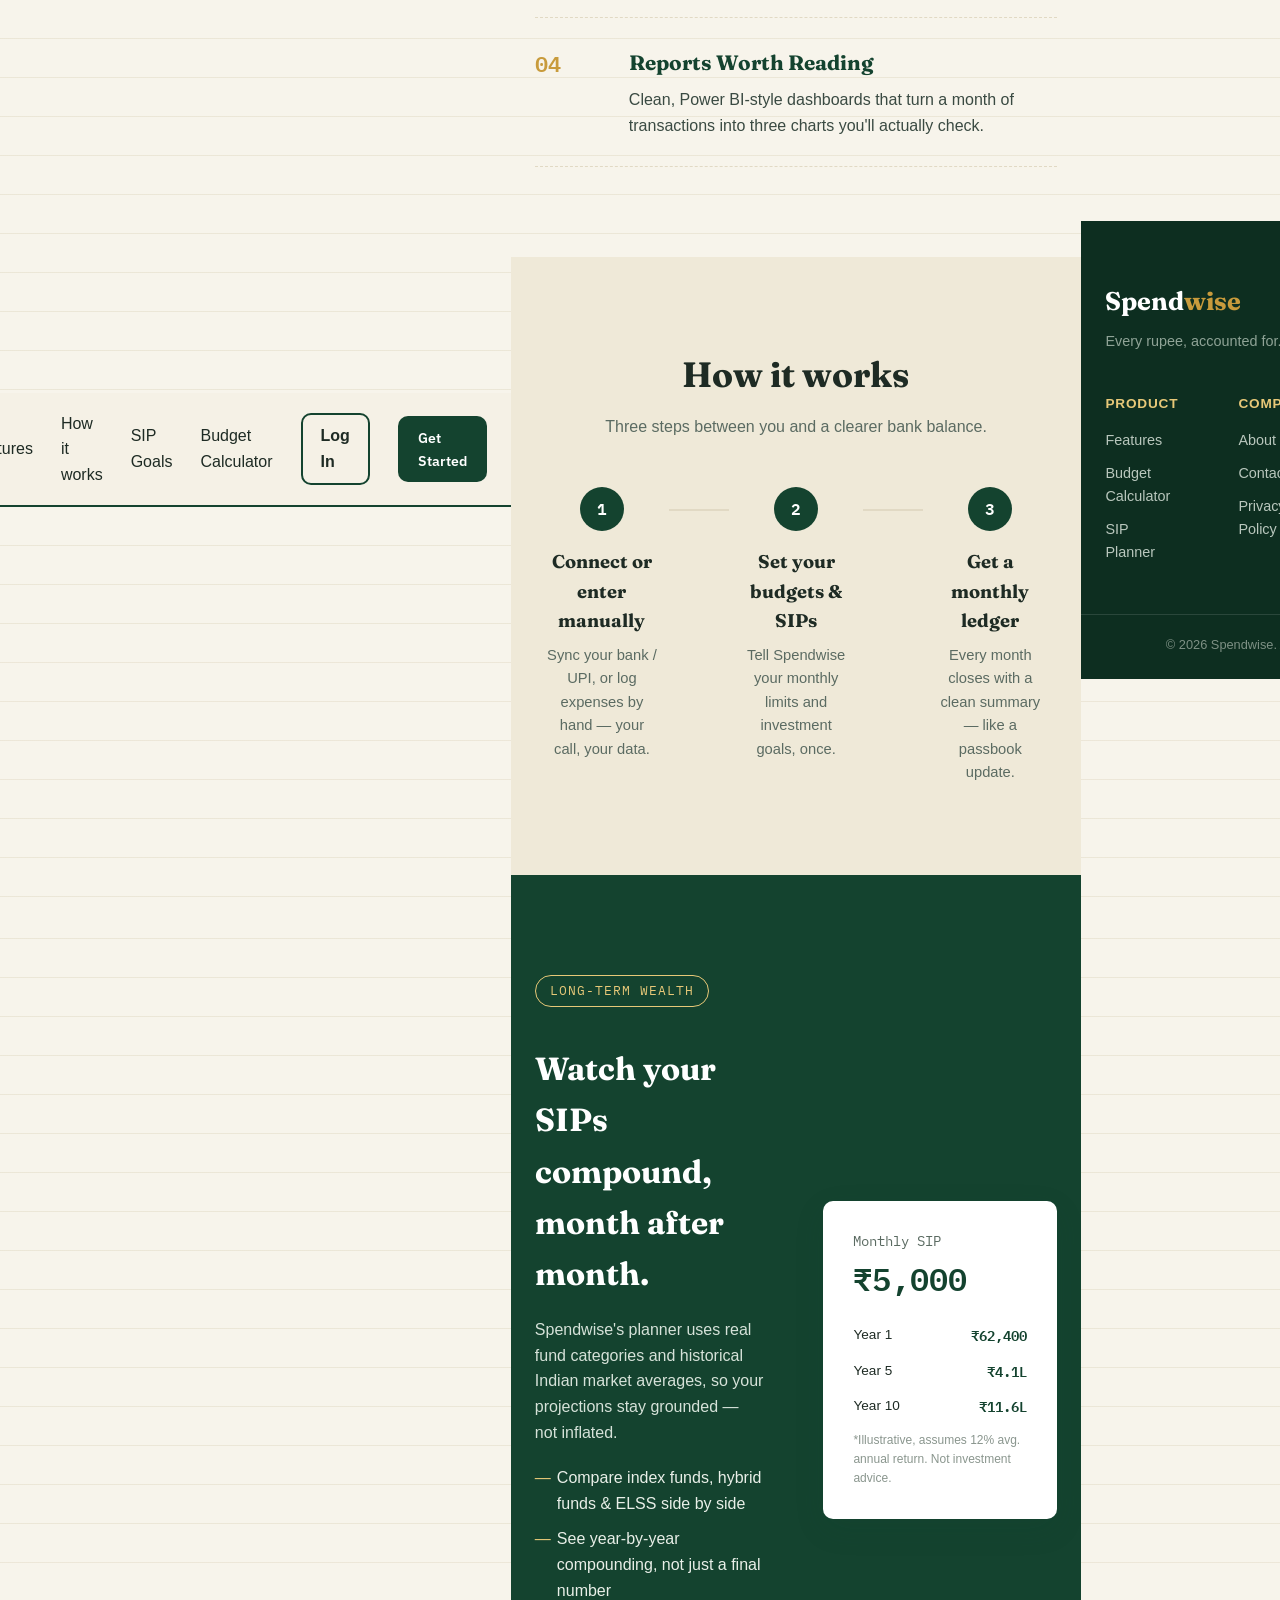
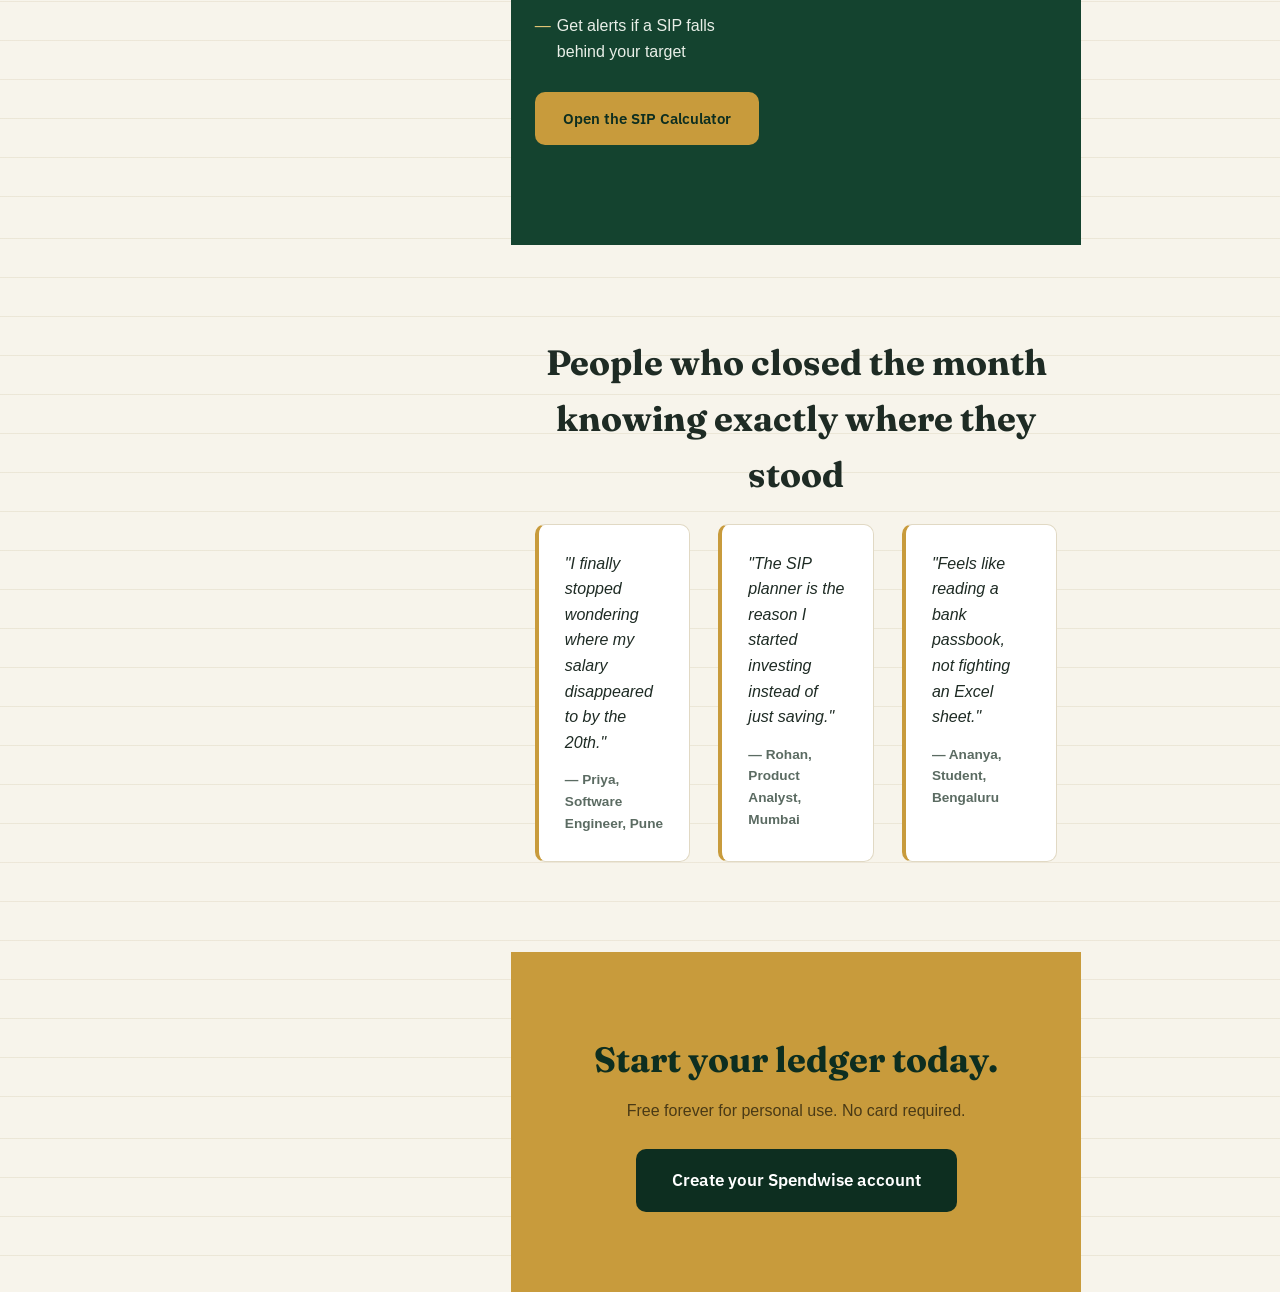
<file: index.html>
<!DOCTYPE html>
<html lang="en">
<head>
    <meta charset="UTF-8">
    <meta name="viewport" content="width=device-width, initial-scale=1.0">
    <title>Spendwise | Track Every Rupee. Grow Every Goal.</title>

    <!-- ===============================================
         GOOGLE FONTS
         - Fraunces  : display serif, used for big headings (has an "ink stamp" character)
         - IBM Plex Sans : body text, clean and readable
         - IBM Plex Mono : used for all money figures / numbers, gives a "ledger register" feel
    =============================================== -->
    <link rel="preconnect" href="https://fonts.googleapis.com">
    <link rel="preconnect" href="https://fonts.gstatic.com" crossorigin>
    <link href="https://fonts.googleapis.com/css2?family=Fraunces:ital,opsz,wght@0,9..144,400;0,9..144,600;0,9..144,700;1,9..144,500&family=IBM+Plex+Mono:wght@400;500;600&family=IBM+Plex+Sans:wght@400;500;600;700&display=swap" rel="stylesheet">

    <link rel="stylesheet" href="style.css">
</head>
<body>

    <!-- ===============================================
         NAVBAR
    =============================================== -->
    <header class="navbar">
        <div class="container nav-container">
            <a href="#top" class="logo">
                Spend<span class="logo-accent">wise</span>
            </a>

            <nav class="nav-links">
                <a href="#features">Features</a>
                <a href="#how-it-works">How it works</a>
                <a href="#sip">SIP Goals</a>
                <a href="calculator.html">Budget Calculator</a>
                <a href="login.html" class="btn-outline">Log In</a>
                <a href="signup.html" class="btn btn-primary btn-small">Get Started</a>
            </nav>

            <!-- Simple hamburger for mobile, toggled with a checkbox hack (no JS needed) -->
            <input type="checkbox" id="nav-toggle" class="nav-toggle">
            <label for="nav-toggle" class="nav-burger" aria-label="Open menu">
                <span></span><span></span><span></span>
            </label>
        </div>
    </header>

    <!-- ===============================================
         HERO SECTION
         Styled like an open bank passbook page:
         - left "page" = headline + copy + CTAs
         - right "page" = a mocked passbook ledger card with stamped entries
    =============================================== -->
    <main id="top">
        <section class="hero">
            <div class="container hero-container">

                <!-- Left side: the pitch -->
                <div class="hero-copy">
                    <span class="eyebrow">Personal Finance, Indian Style</span>

                    <h1>
                        Every rupee,
                        <span class="hero-highlight">accounted for.</span>
                    </h1>

                    <p class="hero-sub">
                        Spendwise turns your daily spending, monthly budgets and SIP investments
                        into one clean ledger — so you always know where you stand, and where
                        you're headed.
                    </p>

                    <div class="hero-actions">
                        <a href="signup.html" class="btn btn-primary">Open your ledger — free</a>
                        <a href="calculator.html" class="btn btn-secondary">Try the Budget Calculator</a>
                    </div>

                    <!-- Small trust strip under the CTAs -->
                    <ul class="hero-trust">
                        <li><strong>0%</strong> commission on SIPs</li>
                        <li><strong>256-bit</strong> bank-grade encryption</li>
                        <li><strong>UPI</strong> &amp; bank sync ready</li>
                    </ul>
                </div>

                <!-- Right side: the "passbook" visual -->
                <div class="hero-visual" aria-hidden="true">
                    <div class="passbook">
                        <div class="passbook-header">
                            <span>SPENDWISE PASSBOOK</span>
                            <span class="passbook-acc">A/C •• 4471</span>
                        </div>

                        <div class="passbook-row">
                            <span class="p-desc">Salary credited</span>
                            <span class="p-date">01 Jul</span>
                            <span class="p-amt credit">+ ₹65,000</span>
                        </div>
                        <div class="passbook-row">
                            <span class="p-desc">SIP — Nifty Index Fund</span>
                            <span class="p-date">03 Jul</span>
                            <span class="p-amt debit">− ₹5,000</span>
                        </div>
                        <div class="passbook-row">
                            <span class="p-desc">Rent</span>
                            <span class="p-date">05 Jul</span>
                            <span class="p-amt debit">− ₹12,000</span>
                        </div>
                        <div class="passbook-row">
                            <span class="p-desc">Groceries — Zepto</span>
                            <span class="p-date">09 Jul</span>
                            <span class="p-amt debit">− ₹1,840</span>
                        </div>
                        <div class="passbook-row">
                            <span class="p-desc">Freelance payout</span>
                            <span class="p-date">14 Jul</span>
                            <span class="p-amt credit">+ ₹8,200</span>
                        </div>

                        <div class="passbook-balance">
                            <span>Balance carried forward</span>
                            <span class="balance-amt">₹54,360</span>
                        </div>

                        <!-- The "stamp" signature element -->
                        <div class="ink-stamp">ON TRACK</div>
                    </div>
                </div>

            </div>
        </section>

        <!-- ===============================================
             STATS STRIP
        =============================================== -->
        <section class="stats-strip">
            <div class="container stats-container">
                <div class="stat">
                    <span class="stat-num">₹42L+</span>
                    <span class="stat-label">tracked by users every month</span>
                </div>
                <div class="stat">
                    <span class="stat-num">18,000+</span>
                    <span class="stat-label">active budgets maintained</span>
                </div>
                <div class="stat">
                    <span class="stat-num">4.8/5</span>
                    <span class="stat-label">average user rating</span>
                </div>
                <div class="stat">
                    <span class="stat-num">12%</span>
                    <span class="stat-label">avg. rise in monthly savings</span>
                </div>
            </div>
        </section>

        <!-- ===============================================
             FEATURES SECTION
             Presented as numbered ledger entries — this fits
             the passbook theme AND the content is genuinely
             a checklist of what the ledger records.
        =============================================== -->
        <section class="features" id="features">
            <div class="container">
                <h2 class="section-title">What Spendwise keeps a record of</h2>
                <p class="section-sub">Four entries. One ledger. Zero guesswork.</p>

                <div class="feature-ledger">

                    <div class="feature-entry">
                        <span class="entry-no">01</span>
                        <div class="entry-body">
                            <h3>Daily Expense Tracking</h3>
                            <p>
                                Log spends in seconds, auto-tag them as food, rent, travel or
                                subscriptions, and see exactly where every rupee went — no
                                spreadsheet required.
                            </p>
                        </div>
                    </div>

                    <div class="feature-entry">
                        <span class="entry-no">02</span>
                        <div class="entry-body">
                            <h3>Smart Monthly Budgets</h3>
                            <p>
                                Set a budget per category, get nudged before you overspend, and
                                roll over what you save into next month's goals automatically.
                            </p>
                        </div>
                    </div>

                    <div class="feature-entry">
                        <span class="entry-no">03</span>
                        <div class="entry-body">
                            <h3>SIP &amp; Mutual Fund Planner</h3>
                            <p>
                                Model SIP returns with real Indian market assumptions, compare
                                index funds, and track how each installment compounds over time.
                            </p>
                        </div>
                    </div>

                    <div class="feature-entry">
                        <span class="entry-no">04</span>
                        <div class="entry-body">
                            <h3>Reports Worth Reading</h3>
                            <p>
                                Clean, Power BI-style dashboards that turn a month of transactions
                                into three charts you'll actually check.
                            </p>
                        </div>
                    </div>

                </div>
            </div>
        </section>

        <!-- ===============================================
             HOW IT WORKS
             This IS a real sequence, so numbered steps make sense here.
        =============================================== -->
        <section class="how-it-works" id="how-it-works">
            <div class="container">
                <h2 class="section-title">How it works</h2>
                <p class="section-sub">Three steps between you and a clearer bank balance.</p>

                <div class="steps">
                    <div class="step">
                        <div class="step-num">1</div>
                        <h3>Connect or enter manually</h3>
                        <p>Sync your bank / UPI, or log expenses by hand — your call, your data.</p>
                    </div>
                    <div class="step-connector" aria-hidden="true"></div>
                    <div class="step">
                        <div class="step-num">2</div>
                        <h3>Set your budgets &amp; SIPs</h3>
                        <p>Tell Spendwise your monthly limits and investment goals, once.</p>
                    </div>
                    <div class="step-connector" aria-hidden="true"></div>
                    <div class="step">
                        <div class="step-num">3</div>
                        <h3>Get a monthly ledger</h3>
                        <p>Every month closes with a clean summary — like a passbook update.</p>
                    </div>
                </div>
            </div>
        </section>

        <!-- ===============================================
             SIP / GOALS SPOTLIGHT SECTION
        =============================================== -->
        <section class="sip-spotlight" id="sip">
            <div class="container sip-container">
                <div class="sip-copy">
                    <span class="eyebrow eyebrow-light">Long-Term Wealth</span>
                    <h2>Watch your SIPs compound, month after month.</h2>
                    <p>
                        Spendwise's planner uses real fund categories and historical Indian
                        market averages, so your projections stay grounded — not inflated.
                    </p>
                    <ul class="sip-list">
                        <li>Compare index funds, hybrid funds &amp; ELSS side by side</li>
                        <li>See year-by-year compounding, not just a final number</li>
                        <li>Get alerts if a SIP falls behind your target</li>
                    </ul>
                    <a href="calculator.html" class="btn btn-primary">Open the SIP Calculator</a>
                </div>

                <div class="sip-card">
                    <p class="sip-card-label">Monthly SIP</p>
                    <p class="sip-card-amt">₹5,000</p>
                    <div class="sip-bar-row">
                        <span>Year 1</span>
                        <div class="sip-bar"><div class="sip-bar-fill" style="width:18%"></div></div>
                        <span class="sip-value">₹62,400</span>
                    </div>
                    <div class="sip-bar-row">
                        <span>Year 5</span>
                        <div class="sip-bar"><div class="sip-bar-fill" style="width:52%"></div></div>
                        <span class="sip-value">₹4.1L</span>
                    </div>
                    <div class="sip-bar-row">
                        <span>Year 10</span>
                        <div class="sip-bar"><div class="sip-bar-fill" style="width:100%"></div></div>
                        <span class="sip-value">₹11.6L</span>
                    </div>
                    <p class="sip-disclaimer">*Illustrative, assumes 12% avg. annual return. Not investment advice.</p>
                </div>
            </div>
        </section>

        <!-- ===============================================
             TESTIMONIALS
        =============================================== -->
        <section class="testimonials">
            <div class="container">
                <h2 class="section-title">People who closed the month knowing exactly where they stood</h2>

                <div class="testimonial-grid">
                    <blockquote class="testimonial">
                        <p>"I finally stopped wondering where my salary disappeared to by the 20th."</p>
                        <footer>— Priya, Software Engineer, Pune</footer>
                    </blockquote>
                    <blockquote class="testimonial">
                        <p>"The SIP planner is the reason I started investing instead of just saving."</p>
                        <footer>— Rohan, Product Analyst, Mumbai</footer>
                    </blockquote>
                    <blockquote class="testimonial">
                        <p>"Feels like reading a bank passbook, not fighting an Excel sheet."</p>
                        <footer>— Ananya, Student, Bengaluru</footer>
                    </blockquote>
                </div>
            </div>
        </section>

        <!-- ===============================================
             FINAL CALL TO ACTION
        =============================================== -->
        <section class="final-cta">
            <div class="container final-cta-container">
                <h2>Start your ledger today.</h2>
                <p>Free forever for personal use. No card required.</p>
                <a href="signup.html" class="btn btn-primary btn-large">Create your Spendwise account</a>
            </div>
        </section>
    </main>

    <!-- ===============================================
         FOOTER
    =============================================== -->
    <footer class="footer">
        <div class="container footer-container">
            <div class="footer-brand">
                <p class="logo">Spend<span class="logo-accent">wise</span></p>
                <p class="footer-tag">Every rupee, accounted for.</p>
            </div>

            <div class="footer-links">
                <div class="footer-col">
                    <h4>Product</h4>
                    <a href="#features">Features</a>
                    <a href="calculator.html">Budget Calculator</a>
                    <a href="#sip">SIP Planner</a>
                </div>
                <div class="footer-col">
                    <h4>Company</h4>
                    <a href="#">About</a>
                    <a href="#">Contact</a>
                    <a href="#">Privacy Policy</a>
                </div>
                <div class="footer-col">
                    <h4>Account</h4>
                    <a href="login.html">Log In</a>
                    <a href="signup.html">Sign Up</a>
                </div>
            </div>
        </div>

        <div class="container">
            <p class="footer-copy">&copy; 2026 Spendwise. All rights reserved.</p>
        </div>
    </footer>

</body>
</html>
</file>
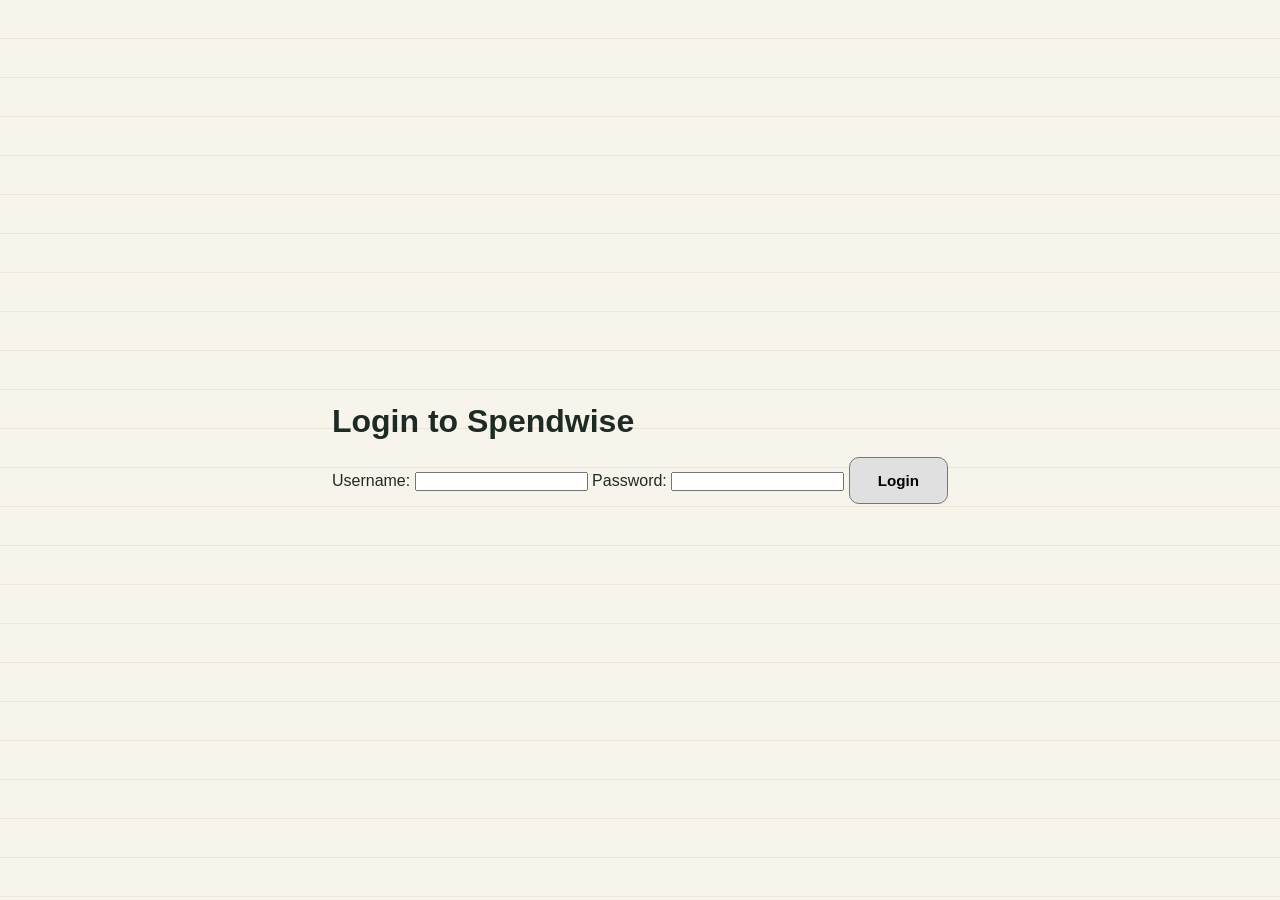
<file: login.html>
<doctype html>
<html lang="en">
<head>
    <meta charset="UTF-8">
    <meta name="viewport" content="width=device-width, initial-scale=1.0">
    <title><strong>Spendwise</strong></title>
    <link rel="stylesheet" href="style.css">
</head>
<body>  
    <div class="container">
        <h1><strong>Login to Spendwise</strong></h1>

        <form>
            <label for="username">Username:</label>
            <input type="text" id="username" name="username" required>

            <label for="password">Password:</label>
            <input type="password" id="password" name="password" required>

            <button type="submit" class="btn">Login</button>
        </form>
    </div>
</body>
</html>
</file>
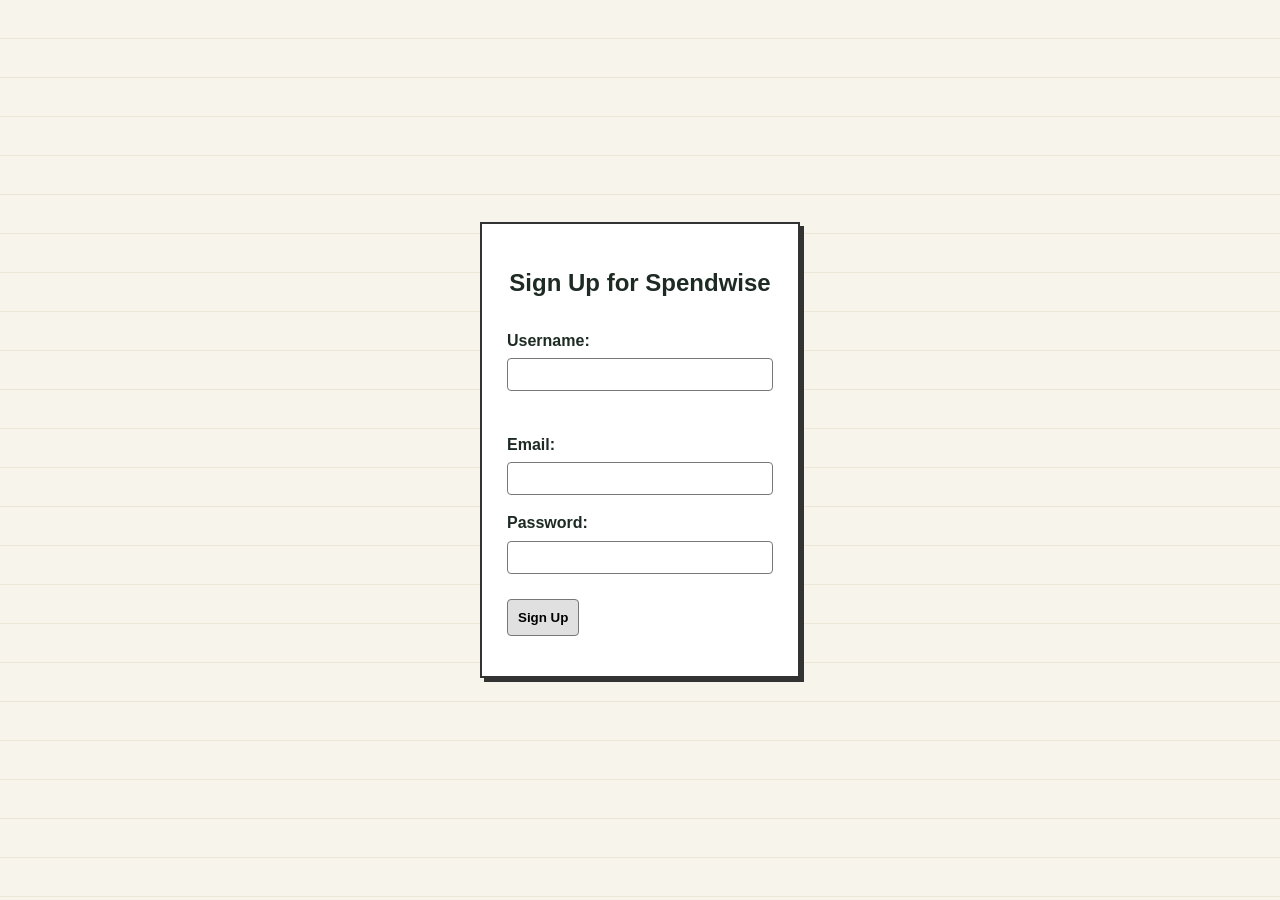
<file: signup.html>
<!DOCTYPE html>
<html lang="en">
<head>
    <meta charset="UTF-8">
    <meta name="viewport" content="width=device-width, initial-scale=1.0">
    <title><strong>Spendwise</strong></title>
    <link rel="stylesheet" href="style.css">
</head>
<body>
   <div class="form-container">
    <h2>Sign Up for Spendwise</h2>
    <form>
        <div class="field">
            <label for="username">Username:</label>
            <input type="text" id="username">
        </div> <br>
        <div class="field">
            <label for="email">Email:</label>
            <input type="email" id="email">
        </div>
        <div class="field">
            <label for="password">Password:</label>
            <input type="password" id="password">
        </div>
        <button type="submit">Sign Up</button>
    </form>
</div>
</body>
</html>
</file>
<file: style.css>
/* =====================================================================
   SPENDWISE — STYLESHEET
   Theme: "Bank Passbook / Ledger" — deep passbook green, cream paper
   background, mustard-gold accents and a maroon ink-stamp highlight.
   ===================================================================== */

/* ---------------------------------------------------------------------
   1. DESIGN TOKENS (CSS variables)
   Keeping every color/spacing value here means the whole theme can be
   re-tuned by editing this one block.
--------------------------------------------------------------------- */
:root {
    /* Colors */
    --color-paper: #F5F1E6;       /* cream page background, like passbook paper */
    --color-paper-line: #E1D9C4;  /* faint ledger-rule lines on the paper */
    --color-ink: #1E2B24;         /* near-black green-ink text color */
    --color-forest: #14432F;      /* deep passbook green — primary brand color */
    --color-forest-dark: #0D2E20; /* darker shade for hovers / footer */
    --color-gold: #C89B3C;        /* mustard gold accent */
    --color-gold-light: #E7C878;  /* lighter gold for hovers/highlights */
    --color-stamp: #9B3A2E;       /* maroon "ink stamp" color */
    --color-credit: #2F6B4F;      /* green for "money in" rows */
    --color-debit: #9B3A2E;       /* maroon for "money out" rows */
    --color-white: #FFFFFF;

    /* Typography */
    --font-display: 'Fraunces', serif;         /* headings */
    --font-body: 'IBM Plex Sans', sans-serif;   /* paragraphs, nav, buttons */
    --font-mono: 'IBM Plex Mono', monospace;    /* all money figures */

    /* Layout */
    --max-width: 1160px;
    --radius: 10px;
    --shadow-soft: 0 10px 30px rgba(20, 67, 47, 0.12);
}

/* ---------------------------------------------------------------------
   2. RESET / BASE STYLES
--------------------------------------------------------------------- */
* {
    margin: 0;
    padding: 0;
    box-sizing: border-box;
}

html {
    scroll-behavior: smooth;
}

body {
    font-family: var(--font-body);
    background-color: var(--color-paper);
    color: var(--color-ink);
    line-height: 1.6;
    /* Subtle horizontal ledger lines across the whole page for texture */
    background-image: repeating-linear-gradient(
        to bottom,
        transparent 0px,
        transparent 38px,
        var(--color-paper-line) 39px
    );
}

img { max-width: 100%; display: block; }

a {
    color: inherit;
    text-decoration: none;
}

ul { list-style: none; }

.container {
    max-width: var(--max-width);
    margin: 0 auto;
    padding: 0 24px;
}

/* Respect users who've asked for reduced motion */
@media (prefers-reduced-motion: reduce) {
    html { scroll-behavior: auto; }
    * { animation: none !important; transition: none !important; }
}

/* ---------------------------------------------------------------------
   3. BUTTONS (shared across sections)
--------------------------------------------------------------------- */
.btn {
    display: inline-block;
    font-family: var(--font-body);
    font-weight: 600;
    font-size: 0.95rem;
    padding: 14px 28px;
    border-radius: var(--radius);
    transition: transform 0.15s ease, box-shadow 0.15s ease, background 0.15s ease;
}

.btn:focus-visible,
.btn-outline:focus-visible,
a:focus-visible {
    outline: 3px solid var(--color-gold);
    outline-offset: 2px;
}

.btn-primary {
    background-color: var(--color-forest);
    color: var(--color-white);
}
.btn-primary:hover {
    background-color: var(--color-forest-dark);
    transform: translateY(-2px);
    box-shadow: var(--shadow-soft);
}

.btn-secondary {
    background-color: transparent;
    color: var(--color-forest);
    border: 2px solid var(--color-forest);
}
.btn-secondary:hover {
    background-color: var(--color-forest);
    color: var(--color-white);
}

.btn-outline {
    padding: 8px 18px;
    border: 2px solid var(--color-forest);
    border-radius: var(--radius);
    font-weight: 600;
}

.btn-small { padding: 10px 20px; font-size: 0.9rem; }
.btn-large { padding: 18px 36px; font-size: 1.05rem; }

/* ---------------------------------------------------------------------
   4. NAVBAR
--------------------------------------------------------------------- */
.navbar {
    background-color: var(--color-paper);
    border-bottom: 2px solid var(--color-forest);
    position: sticky;
    top: 0;
    z-index: 100;
}

.nav-container {
    display: flex;
    align-items: center;
    justify-content: space-between;
    padding-top: 18px;
    padding-bottom: 18px;
}

.logo {
    font-family: var(--font-display);
    font-weight: 700;
    font-size: 1.6rem;
    color: var(--color-forest);
}
.logo-accent { color: var(--color-gold); }

.nav-links {
    display: flex;
    align-items: center;
    gap: 28px;
    font-weight: 500;
}
.nav-links a:not(.btn):not(.btn-outline):hover {
    color: var(--color-gold);
}

/* Mobile nav toggle — hidden on desktop */
.nav-toggle { display: none; }
.nav-burger { display: none; }

/* ---------------------------------------------------------------------
   5. HERO SECTION
--------------------------------------------------------------------- */
.hero {
    padding: 80px 0 60px;
}

.hero-container {
    display: grid;
    grid-template-columns: 1.1fr 0.9fr;
    gap: 60px;
    align-items: center;
}

.eyebrow {
    display: inline-block;
    font-family: var(--font-mono);
    font-size: 0.8rem;
    letter-spacing: 0.08em;
    text-transform: uppercase;
    color: var(--color-stamp);
    border: 1px solid var(--color-stamp);
    border-radius: 999px;
    padding: 5px 14px;
    margin-bottom: 20px;
}
.eyebrow-light { color: var(--color-gold-light); border-color: var(--color-gold-light); }

.hero-copy h1 {
    font-family: var(--font-display);
    font-size: 3.2rem;
    line-height: 1.1;
    color: var(--color-ink);
    margin-bottom: 22px;
}

.hero-highlight {
    color: var(--color-forest);
    font-style: italic;
}

.hero-sub {
    font-size: 1.1rem;
    color: #3A4A42;
    max-width: 46ch;
    margin-bottom: 32px;
}

.hero-actions {
    display: flex;
    gap: 16px;
    flex-wrap: wrap;
    margin-bottom: 32px;
}

.hero-trust {
    display: flex;
    gap: 28px;
    flex-wrap: wrap;
    font-size: 0.9rem;
    color: #52604F;
}
.hero-trust strong {
    font-family: var(--font-mono);
    color: var(--color-forest);
    display: block;
    font-size: 1rem;
}

/* --- The passbook visual card --- */
.passbook {
    position: relative;
    background-color: var(--color-white);
    border: 2px solid var(--color-forest);
    border-radius: var(--radius);
    box-shadow: var(--shadow-soft);
    padding: 26px 24px;
    /* faint printed ledger lines inside the card too */
    background-image: repeating-linear-gradient(
        to bottom,
        transparent 0px,
        transparent 43px,
        var(--color-paper-line) 44px
    );
}

.passbook-header {
    display: flex;
    justify-content: space-between;
    font-family: var(--font-mono);
    font-size: 0.75rem;
    letter-spacing: 0.06em;
    color: var(--color-forest);
    border-bottom: 2px dashed var(--color-paper-line);
    padding-bottom: 12px;
    margin-bottom: 6px;
}

.passbook-row {
    display: grid;
    grid-template-columns: 1fr auto auto;
    gap: 14px;
    align-items: center;
    padding: 11px 0;
    font-size: 0.88rem;
}

.p-desc { color: var(--color-ink); }
.p-date { font-family: var(--font-mono); color: #7C8B82; font-size: 0.8rem; }
.p-amt { font-family: var(--font-mono); font-weight: 600; text-align: right; }
.p-amt.credit { color: var(--color-credit); }
.p-amt.debit { color: var(--color-debit); }

.passbook-balance {
    display: flex;
    justify-content: space-between;
    align-items: baseline;
    margin-top: 12px;
    padding-top: 14px;
    border-top: 2px solid var(--color-forest);
    font-weight: 600;
}
.balance-amt {
    font-family: var(--font-mono);
    font-size: 1.3rem;
    color: var(--color-forest);
}

/* The ink-stamp signature element: rotated, translucent, bordered like
   a rubber-stamp mark you'd see on a real bank passbook. */
.ink-stamp {
    position: absolute;
    top: 18px;
    right: -10px;
    font-family: var(--font-mono);
    font-size: 0.85rem;
    font-weight: 700;
    letter-spacing: 0.12em;
    color: var(--color-stamp);
    border: 3px solid var(--color-stamp);
    border-radius: 8px;
    padding: 6px 12px;
    transform: rotate(9deg);
    opacity: 0.85;
    background: rgba(155, 58, 46, 0.04);
}

/* ---------------------------------------------------------------------
   6. STATS STRIP
--------------------------------------------------------------------- */
.stats-strip {
    background-color: var(--color-forest);
    padding: 40px 0;
}

.stats-container {
    display: grid;
    grid-template-columns: repeat(4, 1fr);
    gap: 24px;
    text-align: center;
}

.stat-num {
    display: block;
    font-family: var(--font-mono);
    font-size: 1.8rem;
    font-weight: 600;
    color: var(--color-gold-light);
}
.stat-label {
    font-size: 0.85rem;
    color: #C9D6CD;
}

/* ---------------------------------------------------------------------
   7. SECTION TITLES (shared)
--------------------------------------------------------------------- */
.section-title {
    font-family: var(--font-display);
    font-size: 2.2rem;
    text-align: center;
    color: var(--color-ink);
    margin-bottom: 10px;
}
.section-sub {
    text-align: center;
    color: #5B6B62;
    margin-bottom: 48px;
}

/* ---------------------------------------------------------------------
   8. FEATURES — presented as numbered ledger entries
--------------------------------------------------------------------- */
.features { padding: 90px 0; }

.feature-ledger {
    border-top: 2px solid var(--color-forest);
}

.feature-entry {
    display: grid;
    grid-template-columns: 70px 1fr;
    gap: 24px;
    padding: 28px 0;
    border-bottom: 1px dashed var(--color-paper-line);
}

.entry-no {
    font-family: var(--font-mono);
    font-size: 1.4rem;
    color: var(--color-gold);
    font-weight: 600;
}

.entry-body h3 {
    font-family: var(--font-display);
    font-size: 1.3rem;
    margin-bottom: 8px;
    color: var(--color-forest);
}
.entry-body p {
    color: #3A4A42;
    max-width: 60ch;
}

/* ---------------------------------------------------------------------
   9. HOW IT WORKS — a genuine 3-step sequence
--------------------------------------------------------------------- */
.how-it-works {
    padding: 90px 0;
    background-color: #EFE9D8;
}

.steps {
    display: flex;
    align-items: flex-start;
    justify-content: center;
    gap: 0;
}

.step {
    flex: 1;
    max-width: 260px;
    text-align: center;
    padding: 0 12px;
}

.step-num {
    width: 44px;
    height: 44px;
    margin: 0 auto 16px;
    border-radius: 50%;
    background-color: var(--color-forest);
    color: var(--color-white);
    font-family: var(--font-mono);
    font-weight: 600;
    display: flex;
    align-items: center;
    justify-content: center;
}

.step h3 {
    font-family: var(--font-display);
    font-size: 1.15rem;
    margin-bottom: 8px;
    color: var(--color-ink);
}
.step p {
    font-size: 0.92rem;
    color: #5B6B62;
}

.step-connector {
    flex: 0 0 60px;
    height: 2px;
    background-color: var(--color-paper-line);
    margin-top: 22px;
}

/* ---------------------------------------------------------------------
   10. SIP SPOTLIGHT SECTION
--------------------------------------------------------------------- */
.sip-spotlight {
    background-color: var(--color-forest);
    color: var(--color-white);
    padding: 100px 0;
}

.sip-container {
    display: grid;
    grid-template-columns: 1fr 1fr;
    gap: 60px;
    align-items: center;
}

.sip-copy h2 {
    font-family: var(--font-display);
    font-size: 2rem;
    margin: 16px 0 18px;
}
.sip-copy p { color: #D6E2D9; margin-bottom: 20px; max-width: 48ch; }

.sip-list {
    margin-bottom: 28px;
}
.sip-list li {
    padding-left: 22px;
    position: relative;
    margin-bottom: 10px;
    color: #E9EFE8;
}
.sip-list li::before {
    content: "—";
    position: absolute;
    left: 0;
    color: var(--color-gold-light);
}

.sip-spotlight .btn-primary {
    background-color: var(--color-gold);
    color: var(--color-forest-dark);
}
.sip-spotlight .btn-primary:hover {
    background-color: var(--color-gold-light);
}

/* SIP projection card */
.sip-card {
    background-color: var(--color-white);
    color: var(--color-ink);
    border-radius: var(--radius);
    padding: 30px;
    box-shadow: var(--shadow-soft);
}
.sip-card-label {
    font-family: var(--font-mono);
    font-size: 0.85rem;
    color: #5B6B62;
}
.sip-card-amt {
    font-family: var(--font-mono);
    font-size: 2rem;
    font-weight: 600;
    color: var(--color-forest);
    margin-bottom: 20px;
}

.sip-bar-row {
    display: grid;
    grid-template-columns: 60px 1fr 90px;
    align-items: center;
    gap: 12px;
    margin-bottom: 14px;
    font-size: 0.85rem;
}
.sip-bar {
    height: 10px;
    background-color: var(--color-paper-line);
    border-radius: 999px;
    overflow: hidden;
}
.sip-bar-fill {
    height: 100%;
    background-color: var(--color-gold);
    border-radius: 999px;
}
.sip-value {
    font-family: var(--font-mono);
    text-align: right;
    color: var(--color-forest);
    font-weight: 600;
}
.sip-disclaimer {
    font-size: 0.75rem;
    color: #8A968E;
    margin-top: 12px;
}

/* ---------------------------------------------------------------------
   11. TESTIMONIALS
--------------------------------------------------------------------- */
.testimonials { padding: 90px 0; }

.testimonial-grid {
    display: grid;
    grid-template-columns: repeat(3, 1fr);
    gap: 28px;
    margin-top: 20px;
}

.testimonial {
    background-color: var(--color-white);
    border: 1px solid var(--color-paper-line);
    border-left: 4px solid var(--color-gold);
    border-radius: var(--radius);
    padding: 26px;
}
.testimonial p {
    font-style: italic;
    margin-bottom: 14px;
    color: var(--color-ink);
}
.testimonial footer {
    font-size: 0.85rem;
    color: #5B6B62;
    font-weight: 600;
}

/* ---------------------------------------------------------------------
   12. FINAL CTA
--------------------------------------------------------------------- */
.final-cta {
    background-color: var(--color-gold);
    padding: 80px 0;
}
.final-cta-container { text-align: center; }
.final-cta h2 {
    font-family: var(--font-display);
    font-size: 2.2rem;
    color: var(--color-forest-dark);
    margin-bottom: 10px;
}
.final-cta p {
    color: #4A3A16;
    margin-bottom: 26px;
}
.final-cta .btn-primary {
    background-color: var(--color-forest-dark);
}

/* ---------------------------------------------------------------------
   13. FOOTER
--------------------------------------------------------------------- */
.footer {
    background-color: var(--color-forest-dark);
    color: #B9C7BD;
    padding: 60px 0 24px;
}

.footer-container {
    display: flex;
    justify-content: space-between;
    flex-wrap: wrap;
    gap: 40px;
    padding-bottom: 40px;
    border-bottom: 1px solid rgba(255,255,255,0.12);
    margin-bottom: 20px;
}

.footer-brand .logo { color: var(--color-white); }
.footer-tag {
    margin-top: 8px;
    font-size: 0.9rem;
    color: #8FA396;
}

.footer-links {
    display: flex;
    gap: 60px;
}
.footer-col h4 {
    color: var(--color-gold-light);
    font-size: 0.85rem;
    letter-spacing: 0.06em;
    text-transform: uppercase;
    margin-bottom: 14px;
}
.footer-col a {
    display: block;
    margin-bottom: 10px;
    font-size: 0.9rem;
}
.footer-col a:hover { color: var(--color-gold-light); }

.footer-copy {
    text-align: center;
    font-size: 0.8rem;
    color: #7D9084;
}

/* ---------------------------------------------------------------------
   14. RESPONSIVE — TABLET & MOBILE
--------------------------------------------------------------------- */
@media (max-width: 960px) {
    .hero-container { grid-template-columns: 1fr; }
    .sip-container { grid-template-columns: 1fr; }
    .stats-container { grid-template-columns: repeat(2, 1fr); }
    .testimonial-grid { grid-template-columns: 1fr; }
    .steps { flex-direction: column; align-items: center; }
    .step-connector { display: none; }
    .step { max-width: 100%; margin-bottom: 20px; }
}

@media (max-width: 720px) {
    /* Collapse the nav into a slide-down mobile menu */
    .nav-links {
        position: absolute;
        top: 100%;
        left: 0;
        right: 0;
        background-color: var(--color-paper);
        flex-direction: column;
        align-items: flex-start;
        gap: 0;
        padding: 0 24px;
        max-height: 0;
        overflow: hidden;
        transition: max-height 0.25s ease;
        border-bottom: 2px solid var(--color-forest);
    }
    .nav-links a { padding: 14px 0; width: 100%; }

    .nav-toggle:checked ~ .nav-links {
        max-height: 400px;
    }

    .nav-burger {
        display: flex;
        flex-direction: column;
        gap: 5px;
        cursor: pointer;
    }
    .nav-burger span {
        width: 24px;
        height: 2px;
        background-color: var(--color-forest);
    }

    .hero-copy h1 { font-size: 2.2rem; }
    .footer-container { flex-direction: column; }
    .footer-links { flex-wrap: wrap; gap: 30px; }
}

/* ---------------------------------------------------------------------
   15. LOGIN FORM
--------------------------------------------------------------------- */
body {
    background-color: #f7f4eb;
    display: flex;
    justify-content: center;
    align-items: center;
    height: 100vh;
    margin: 0;
    font-family: Arial, sans-serif;
}

.form-container {
    background-color: #ffffff;
    border: 2px solid #333333;
    width: 320px;
    padding: 40px 25px; /* Creates the vertical rectangular shape */
    box-shadow: 4px 4px 0px #333333; /* Optional retro hard-shadow look */
    display: flex;
    flex-direction: column;
}

.form-container h2 {
    font-size: 24px;
    margin-top: 0;
    margin-bottom: 25px;
    text-align: center;
}

.field {
    margin-bottom: 15px;
    display: flex;
    flex-direction: column;
}

.field label {
    margin-bottom: 5px;
    font-weight: bold;
}

.field input {
    padding: 8px;
    border: 1px solid #777;
    border-radius: 4px;
}

button {
    margin-top: 10px;
    padding: 10px;
    font-weight: bold;
    background-color: #e0e0e0;
    border: 1px solid #777;
    border-radius: 4px;
    cursor: pointer;
}

button:hover {
    background-color: #d0d0d0;
}
</file>
